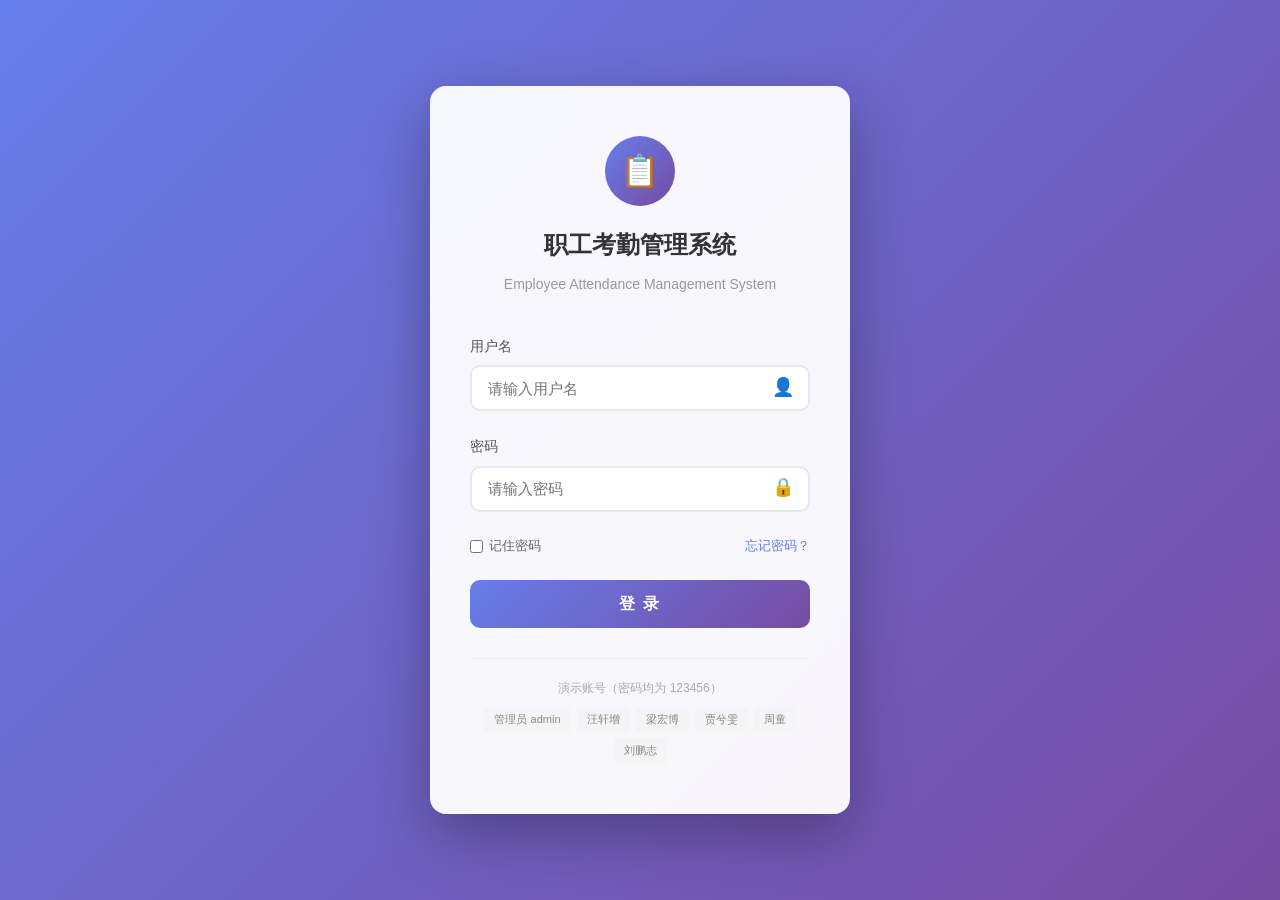
<file: src/main/resources/static/index.html>
<!DOCTYPE html>
<html lang="zh-CN">
<head>
    <meta charset="UTF-8">
    <meta http-equiv="refresh" content="0;url=login.html">
    <title>职工考勤管理系统</title>
</head>
<body>
    <p>正在跳转到登录页面...</p>
</body>
</html>
</file>
<file: src/main/resources/static/css/style.css>
/* ============================================
 * 职工考勤管理系统 - 全局样式
 * @author 周童
 * ============================================ */

* {
    margin: 0;
    padding: 0;
    box-sizing: border-box;
}

body {
    font-family: 'Microsoft YaHei', 'PingFang SC', -apple-system, BlinkMacSystemFont, sans-serif;
    background: #f0f2f5;
    color: #333;
    font-size: 14px;
    line-height: 1.6;
}

/* ========== 布局 ========== */
.main-wrapper {
    display: flex;
    min-height: 100vh;
}

/* ========== 侧边栏 ========== */
.sidebar {
    width: 240px;
    background: linear-gradient(180deg, #1a1a2e 0%, #16213e 50%, #0f3460 100%);
    color: white;
    position: fixed;
    top: 0;
    left: 0;
    height: 100vh;
    overflow-y: auto;
    z-index: 100;
    transition: width 0.3s;
}

.sidebar-header {
    padding: 24px 20px;
    text-align: center;
    border-bottom: 1px solid rgba(255,255,255,0.1);
}

.sidebar-header .logo-text {
    font-size: 18px;
    font-weight: 600;
    letter-spacing: 1px;
}

.sidebar-header .logo-sub {
    font-size: 11px;
    color: rgba(255,255,255,0.5);
    margin-top: 4px;
}

.nav-menu {
    padding: 16px 0;
}

.nav-group {
    margin-bottom: 8px;
}

.nav-group-title {
    padding: 8px 20px;
    font-size: 11px;
    color: rgba(255,255,255,0.4);
    text-transform: uppercase;
    letter-spacing: 1px;
}

.nav-item {
    display: flex;
    align-items: center;
    padding: 12px 20px;
    color: rgba(255,255,255,0.7);
    text-decoration: none;
    transition: all 0.3s;
    cursor: pointer;
    border-left: 3px solid transparent;
}

.nav-item:hover {
    background: rgba(255,255,255,0.08);
    color: white;
}

.nav-item.active {
    background: rgba(255,255,255,0.12);
    color: white;
    border-left-color: #667eea;
}

.nav-item .nav-icon {
    width: 20px;
    margin-right: 12px;
    text-align: center;
    font-size: 16px;
}

.nav-item .nav-text {
    font-size: 14px;
}

/* ========== 主内容区 ========== */
.content-wrapper {
    margin-left: 240px;
    flex: 1;
    min-height: 100vh;
}

/* ========== 顶部栏 ========== */
.topbar {
    height: 60px;
    background: white;
    display: flex;
    align-items: center;
    justify-content: space-between;
    padding: 0 24px;
    box-shadow: 0 1px 4px rgba(0,0,0,0.08);
    position: sticky;
    top: 0;
    z-index: 50;
}

.topbar-left {
    display: flex;
    align-items: center;
    gap: 16px;
}

.topbar-left .breadcrumb {
    color: #666;
    font-size: 14px;
}

.topbar-left .breadcrumb span {
    color: #333;
    font-weight: 500;
}

.topbar-right {
    display: flex;
    align-items: center;
    gap: 20px;
}

.topbar-right .time-display {
    color: #666;
    font-size: 13px;
}

.user-info {
    display: flex;
    align-items: center;
    gap: 8px;
    cursor: pointer;
    padding: 6px 12px;
    border-radius: 8px;
    transition: background 0.2s;
}

.user-info:hover {
    background: #f5f5f5;
}

.user-info .avatar {
    width: 32px;
    height: 32px;
    border-radius: 50%;
    background: linear-gradient(135deg, #667eea, #764ba2);
    display: flex;
    align-items: center;
    justify-content: center;
    color: white;
    font-size: 14px;
    font-weight: 600;
}

.user-info .username {
    font-size: 14px;
    color: #333;
}

.user-info .role-tag {
    font-size: 11px;
    padding: 2px 8px;
    background: #667eea;
    color: white;
    border-radius: 10px;
}

.logout-btn {
    padding: 6px 16px;
    border: 1px solid #ddd;
    border-radius: 6px;
    background: white;
    color: #666;
    cursor: pointer;
    font-size: 13px;
    transition: all 0.2s;
}

.logout-btn:hover {
    border-color: #ff4757;
    color: #ff4757;
}

/* ========== 页面内容 ========== */
.page-content {
    padding: 24px;
}

.page-title {
    font-size: 22px;
    font-weight: 600;
    color: #1a1a2e;
    margin-bottom: 8px;
}

.page-desc {
    color: #999;
    font-size: 13px;
    margin-bottom: 24px;
}

/* ========== 卡片 ========== */
.card {
    background: white;
    border-radius: 12px;
    box-shadow: 0 2px 12px rgba(0,0,0,0.04);
    margin-bottom: 24px;
    overflow: hidden;
}

.card-header {
    padding: 16px 24px;
    border-bottom: 1px solid #f0f0f0;
    display: flex;
    align-items: center;
    justify-content: space-between;
}

.card-header h3 {
    font-size: 16px;
    font-weight: 600;
    color: #333;
}

.card-body {
    padding: 24px;
}

/* ========== 统计卡片 ========== */
.stats-grid {
    display: grid;
    grid-template-columns: repeat(auto-fit, minmax(200px, 1fr));
    gap: 20px;
    margin-bottom: 24px;
}

.stat-card {
    background: white;
    border-radius: 12px;
    padding: 24px;
    box-shadow: 0 2px 12px rgba(0,0,0,0.04);
    display: flex;
    align-items: center;
    gap: 16px;
    transition: transform 0.2s, box-shadow 0.2s;
}

.stat-card:hover {
    transform: translateY(-2px);
    box-shadow: 0 8px 25px rgba(0,0,0,0.08);
}

.stat-card .stat-icon {
    width: 56px;
    height: 56px;
    border-radius: 12px;
    display: flex;
    align-items: center;
    justify-content: center;
    font-size: 28px;
}

.stat-card .stat-icon.blue { background: #e8f4fd; }
.stat-card .stat-icon.green { background: #e8f8e8; }
.stat-card .stat-icon.orange { background: #fff3e0; }
.stat-card .stat-icon.red { background: #fde8e8; }
.stat-card .stat-icon.purple { background: #f0e8fd; }

.stat-card .stat-info h4 {
    font-size: 28px;
    font-weight: 700;
    color: #1a1a2e;
}

.stat-card .stat-info p {
    font-size: 13px;
    color: #999;
    margin-top: 2px;
}

/* ========== 表格 ========== */
.table-container {
    overflow-x: auto;
}

table {
    width: 100%;
    border-collapse: collapse;
}

table thead th {
    background: #fafafa;
    padding: 14px 16px;
    text-align: left;
    font-weight: 600;
    color: #555;
    font-size: 13px;
    border-bottom: 2px solid #f0f0f0;
    white-space: nowrap;
}

table tbody td {
    padding: 14px 16px;
    border-bottom: 1px solid #f5f5f5;
    color: #333;
}

table tbody tr:hover {
    background: #fafafa;
}

table tbody tr:last-child td {
    border-bottom: none;
}

/* ========== 状态标签 ========== */
.status-tag {
    display: inline-block;
    padding: 4px 12px;
    border-radius: 20px;
    font-size: 12px;
    font-weight: 500;
}

.status-success { background: #e8f8e8; color: #27ae60; }
.status-warning { background: #fff3e0; color: #f39c12; }
.status-danger { background: #fde8e8; color: #e74c3c; }
.status-default { background: #f0f0f0; color: #999; }
.status-info { background: #e8f4fd; color: #3498db; }

/* ========== 按钮 ========== */
.btn {
    padding: 8px 20px;
    border-radius: 8px;
    border: none;
    font-size: 13px;
    font-weight: 500;
    cursor: pointer;
    transition: all 0.2s;
    display: inline-flex;
    align-items: center;
    gap: 6px;
}

.btn-primary {
    background: linear-gradient(135deg, #667eea, #764ba2);
    color: white;
}

.btn-primary:hover {
    box-shadow: 0 4px 15px rgba(102, 126, 234, 0.4);
    transform: translateY(-1px);
}

.btn-success {
    background: #27ae60;
    color: white;
}

.btn-success:hover {
    background: #219a52;
}

.btn-warning {
    background: #f39c12;
    color: white;
}

.btn-warning:hover {
    background: #e67e22;
}

.btn-danger {
    background: #e74c3c;
    color: white;
}

.btn-danger:hover {
    background: #c0392b;
}

.btn-outline {
    background: white;
    border: 1px solid #ddd;
    color: #666;
}

.btn-outline:hover {
    border-color: #667eea;
    color: #667eea;
}

.btn-sm {
    padding: 5px 12px;
    font-size: 12px;
}

.btn-group {
    display: flex;
    gap: 8px;
}

/* ========== 表单 ========== */
.form-row {
    display: flex;
    gap: 20px;
    margin-bottom: 20px;
}

.form-item {
    flex: 1;
}

.form-item label {
    display: block;
    margin-bottom: 6px;
    font-weight: 500;
    color: #555;
    font-size: 13px;
}

.form-item label .required {
    color: #e74c3c;
    margin-left: 2px;
}

.form-item input,
.form-item select,
.form-item textarea {
    width: 100%;
    height: 40px;
    border: 1px solid #ddd;
    border-radius: 8px;
    padding: 0 12px;
    font-size: 14px;
    color: #333;
    outline: none;
    transition: border-color 0.2s;
}

.form-item textarea {
    height: 100px;
    padding: 10px 12px;
    resize: vertical;
}

.form-item input:focus,
.form-item select:focus,
.form-item textarea:focus {
    border-color: #667eea;
    box-shadow: 0 0 0 3px rgba(102, 126, 234, 0.1);
}

/* ========== 搜索栏 ========== */
.search-bar {
    display: flex;
    gap: 12px;
    margin-bottom: 20px;
    flex-wrap: wrap;
    align-items: flex-end;
}

.search-bar .search-item {
    display: flex;
    flex-direction: column;
    gap: 4px;
}

.search-bar .search-item label {
    font-size: 12px;
    color: #888;
}

.search-bar input,
.search-bar select {
    height: 36px;
    border: 1px solid #ddd;
    border-radius: 8px;
    padding: 0 12px;
    font-size: 13px;
    outline: none;
}

.search-bar input:focus,
.search-bar select:focus {
    border-color: #667eea;
}

/* ========== 模态框 ========== */
.modal-overlay {
    position: fixed;
    top: 0;
    left: 0;
    width: 100%;
    height: 100%;
    background: rgba(0,0,0,0.5);
    display: none;
    align-items: center;
    justify-content: center;
    z-index: 1000;
}

.modal-overlay.show {
    display: flex;
}

.modal {
    background: white;
    border-radius: 16px;
    width: 600px;
    max-width: 90%;
    max-height: 80vh;
    overflow-y: auto;
    box-shadow: 0 20px 60px rgba(0,0,0,0.3);
}

.modal-header {
    padding: 20px 24px;
    border-bottom: 1px solid #f0f0f0;
    display: flex;
    align-items: center;
    justify-content: space-between;
}

.modal-header h3 {
    font-size: 18px;
    font-weight: 600;
}

.modal-close {
    width: 32px;
    height: 32px;
    border: none;
    background: #f5f5f5;
    border-radius: 50%;
    cursor: pointer;
    font-size: 18px;
    display: flex;
    align-items: center;
    justify-content: center;
    color: #999;
    transition: all 0.2s;
}

.modal-close:hover {
    background: #e74c3c;
    color: white;
}

.modal-body {
    padding: 24px;
}

.modal-footer {
    padding: 16px 24px;
    border-top: 1px solid #f0f0f0;
    display: flex;
    justify-content: flex-end;
    gap: 12px;
}

/* ========== 打卡按钮 ========== */
.clock-container {
    display: flex;
    gap: 24px;
    justify-content: center;
    padding: 40px 0;
}

.clock-btn {
    width: 160px;
    height: 160px;
    border-radius: 50%;
    border: none;
    font-size: 18px;
    font-weight: 600;
    cursor: pointer;
    transition: all 0.3s;
    display: flex;
    flex-direction: column;
    align-items: center;
    justify-content: center;
    gap: 8px;
    color: white;
}

.clock-btn.clock-in {
    background: linear-gradient(135deg, #27ae60, #2ecc71);
    box-shadow: 0 8px 30px rgba(39, 174, 96, 0.3);
}

.clock-btn.clock-in:hover {
    transform: scale(1.05);
    box-shadow: 0 12px 40px rgba(39, 174, 96, 0.4);
}

.clock-btn.clock-out {
    background: linear-gradient(135deg, #e67e22, #f39c12);
    box-shadow: 0 8px 30px rgba(230, 126, 34, 0.3);
}

.clock-btn.clock-out:hover {
    transform: scale(1.05);
    box-shadow: 0 12px 40px rgba(230, 126, 34, 0.4);
}

.clock-btn .clock-icon {
    font-size: 40px;
}

.clock-btn:disabled {
    opacity: 0.5;
    cursor: not-allowed;
    transform: none !important;
}

.clock-status {
    text-align: center;
    margin-top: 16px;
    font-size: 14px;
    color: #666;
}

/* ========== 消息提示 ========== */
.message-toast {
    position: fixed;
    top: 20px;
    left: 50%;
    transform: translateX(-50%) translateY(-100px);
    padding: 12px 24px;
    border-radius: 8px;
    font-size: 14px;
    z-index: 9999;
    transition: transform 0.3s ease;
    box-shadow: 0 4px 20px rgba(0,0,0,0.15);
}

.message-toast.show {
    transform: translateX(-50%) translateY(0);
}

.message-info { background: #3498db; color: white; }
.message-success { background: #27ae60; color: white; }
.message-warning { background: #f39c12; color: white; }
.message-error { background: #e74c3c; color: white; }

/* ========== 公告列表 ========== */
.announce-list {
    list-style: none;
}

.announce-item {
    padding: 16px 0;
    border-bottom: 1px solid #f0f0f0;
    display: flex;
    align-items: flex-start;
    gap: 12px;
    cursor: pointer;
    transition: background 0.2s;
}

.announce-item:hover {
    background: #fafafa;
    margin: 0 -24px;
    padding: 16px 24px;
}

.announce-item:last-child {
    border-bottom: none;
}

.announce-item .type-badge {
    padding: 4px 10px;
    border-radius: 4px;
    font-size: 12px;
    font-weight: 500;
    white-space: nowrap;
}

.type-badge.type-notice { background: #e8f4fd; color: #3498db; }
.type-badge.type-announce { background: #fff3e0; color: #f39c12; }
.type-badge.type-policy { background: #fde8e8; color: #e74c3c; }

.announce-item .announce-content {
    flex: 1;
}

.announce-item .announce-title {
    font-weight: 500;
    color: #333;
    margin-bottom: 4px;
}

.announce-item .announce-meta {
    font-size: 12px;
    color: #999;
}

.announce-item .top-tag {
    font-size: 11px;
    padding: 2px 6px;
    background: #e74c3c;
    color: white;
    border-radius: 3px;
}

/* ========== 空状态 ========== */
.empty-state {
    text-align: center;
    padding: 60px 0;
    color: #ccc;
}

.empty-state .empty-icon {
    font-size: 60px;
    margin-bottom: 16px;
}

.empty-state p {
    font-size: 14px;
}

/* ========== 响应式 ========== */
@media (max-width: 768px) {
    .sidebar {
        width: 60px;
    }
    .sidebar-header .logo-text,
    .sidebar-header .logo-sub,
    .nav-group-title,
    .nav-item .nav-text {
        display: none;
    }
    .content-wrapper {
        margin-left: 60px;
    }
    .stats-grid {
        grid-template-columns: repeat(2, 1fr);
    }
    .form-row {
        flex-direction: column;
    }
}
</file>
<file: src/main/webapp/static/css/style.css>
/* ============================================
 * 职工考勤管理系统 - 全局样式
 * @author 周童
 * ============================================ */

* {
    margin: 0;
    padding: 0;
    box-sizing: border-box;
}

body {
    font-family: 'Microsoft YaHei', 'PingFang SC', -apple-system, BlinkMacSystemFont, sans-serif;
    background: #f0f2f5;
    color: #333;
    font-size: 14px;
    line-height: 1.6;
}

/* ========== 布局 ========== */
.main-wrapper {
    display: flex;
    min-height: 100vh;
}

/* ========== 侧边栏 ========== */
.sidebar {
    width: 240px;
    background: linear-gradient(180deg, #1a1a2e 0%, #16213e 50%, #0f3460 100%);
    color: white;
    position: fixed;
    top: 0;
    left: 0;
    height: 100vh;
    overflow-y: auto;
    z-index: 100;
    transition: width 0.3s;
}

.sidebar-header {
    padding: 24px 20px;
    text-align: center;
    border-bottom: 1px solid rgba(255,255,255,0.1);
}

.sidebar-header .logo-text {
    font-size: 18px;
    font-weight: 600;
    letter-spacing: 1px;
}

.sidebar-header .logo-sub {
    font-size: 11px;
    color: rgba(255,255,255,0.5);
    margin-top: 4px;
}

.nav-menu {
    padding: 16px 0;
}

.nav-group {
    margin-bottom: 8px;
}

.nav-group-title {
    padding: 8px 20px;
    font-size: 11px;
    color: rgba(255,255,255,0.4);
    text-transform: uppercase;
    letter-spacing: 1px;
}

.nav-item {
    display: flex;
    align-items: center;
    padding: 12px 20px;
    color: rgba(255,255,255,0.7);
    text-decoration: none;
    transition: all 0.3s;
    cursor: pointer;
    border-left: 3px solid transparent;
}

.nav-item:hover {
    background: rgba(255,255,255,0.08);
    color: white;
}

.nav-item.active {
    background: rgba(255,255,255,0.12);
    color: white;
    border-left-color: #667eea;
}

.nav-item .nav-icon {
    width: 20px;
    margin-right: 12px;
    text-align: center;
    font-size: 16px;
}

.nav-item .nav-text {
    font-size: 14px;
}

/* ========== 主内容区 ========== */
.content-wrapper {
    margin-left: 240px;
    flex: 1;
    min-height: 100vh;
}

/* ========== 顶部栏 ========== */
.topbar {
    height: 60px;
    background: white;
    display: flex;
    align-items: center;
    justify-content: space-between;
    padding: 0 24px;
    box-shadow: 0 1px 4px rgba(0,0,0,0.08);
    position: sticky;
    top: 0;
    z-index: 50;
}

.topbar-left {
    display: flex;
    align-items: center;
    gap: 16px;
}

.topbar-left .breadcrumb {
    color: #666;
    font-size: 14px;
}

.topbar-left .breadcrumb span {
    color: #333;
    font-weight: 500;
}

.topbar-right {
    display: flex;
    align-items: center;
    gap: 20px;
}

.topbar-right .time-display {
    color: #666;
    font-size: 13px;
}

.user-info {
    display: flex;
    align-items: center;
    gap: 8px;
    cursor: pointer;
    padding: 6px 12px;
    border-radius: 8px;
    transition: background 0.2s;
}

.user-info:hover {
    background: #f5f5f5;
}

.user-info .avatar {
    width: 32px;
    height: 32px;
    border-radius: 50%;
    background: linear-gradient(135deg, #667eea, #764ba2);
    display: flex;
    align-items: center;
    justify-content: center;
    color: white;
    font-size: 14px;
    font-weight: 600;
}

.user-info .username {
    font-size: 14px;
    color: #333;
}

.user-info .role-tag {
    font-size: 11px;
    padding: 2px 8px;
    background: #667eea;
    color: white;
    border-radius: 10px;
}

.logout-btn {
    padding: 6px 16px;
    border: 1px solid #ddd;
    border-radius: 6px;
    background: white;
    color: #666;
    cursor: pointer;
    font-size: 13px;
    transition: all 0.2s;
}

.logout-btn:hover {
    border-color: #ff4757;
    color: #ff4757;
}

/* ========== 页面内容 ========== */
.page-content {
    padding: 24px;
}

.page-title {
    font-size: 22px;
    font-weight: 600;
    color: #1a1a2e;
    margin-bottom: 8px;
}

.page-desc {
    color: #999;
    font-size: 13px;
    margin-bottom: 24px;
}

/* ========== 卡片 ========== */
.card {
    background: white;
    border-radius: 12px;
    box-shadow: 0 2px 12px rgba(0,0,0,0.04);
    margin-bottom: 24px;
    overflow: hidden;
}

.card-header {
    padding: 16px 24px;
    border-bottom: 1px solid #f0f0f0;
    display: flex;
    align-items: center;
    justify-content: space-between;
}

.card-header h3 {
    font-size: 16px;
    font-weight: 600;
    color: #333;
}

.card-body {
    padding: 24px;
}

/* ========== 统计卡片 ========== */
.stats-grid {
    display: grid;
    grid-template-columns: repeat(auto-fit, minmax(200px, 1fr));
    gap: 20px;
    margin-bottom: 24px;
}

.stat-card {
    background: white;
    border-radius: 12px;
    padding: 24px;
    box-shadow: 0 2px 12px rgba(0,0,0,0.04);
    display: flex;
    align-items: center;
    gap: 16px;
    transition: transform 0.2s, box-shadow 0.2s;
}

.stat-card:hover {
    transform: translateY(-2px);
    box-shadow: 0 8px 25px rgba(0,0,0,0.08);
}

.stat-card .stat-icon {
    width: 56px;
    height: 56px;
    border-radius: 12px;
    display: flex;
    align-items: center;
    justify-content: center;
    font-size: 28px;
}

.stat-card .stat-icon.blue { background: #e8f4fd; }
.stat-card .stat-icon.green { background: #e8f8e8; }
.stat-card .stat-icon.orange { background: #fff3e0; }
.stat-card .stat-icon.red { background: #fde8e8; }
.stat-card .stat-icon.purple { background: #f0e8fd; }

.stat-card .stat-info h4 {
    font-size: 28px;
    font-weight: 700;
    color: #1a1a2e;
}

.stat-card .stat-info p {
    font-size: 13px;
    color: #999;
    margin-top: 2px;
}

/* ========== 表格 ========== */
.table-container {
    overflow-x: auto;
}

table {
    width: 100%;
    border-collapse: collapse;
}

table thead th {
    background: #fafafa;
    padding: 14px 16px;
    text-align: left;
    font-weight: 600;
    color: #555;
    font-size: 13px;
    border-bottom: 2px solid #f0f0f0;
    white-space: nowrap;
}

table tbody td {
    padding: 14px 16px;
    border-bottom: 1px solid #f5f5f5;
    color: #333;
}

table tbody tr:hover {
    background: #fafafa;
}

table tbody tr:last-child td {
    border-bottom: none;
}

/* ========== 状态标签 ========== */
.status-tag {
    display: inline-block;
    padding: 4px 12px;
    border-radius: 20px;
    font-size: 12px;
    font-weight: 500;
}

.status-success { background: #e8f8e8; color: #27ae60; }
.status-warning { background: #fff3e0; color: #f39c12; }
.status-danger { background: #fde8e8; color: #e74c3c; }
.status-default { background: #f0f0f0; color: #999; }
.status-info { background: #e8f4fd; color: #3498db; }

/* ========== 按钮 ========== */
.btn {
    padding: 8px 20px;
    border-radius: 8px;
    border: none;
    font-size: 13px;
    font-weight: 500;
    cursor: pointer;
    transition: all 0.2s;
    display: inline-flex;
    align-items: center;
    gap: 6px;
}

.btn-primary {
    background: linear-gradient(135deg, #667eea, #764ba2);
    color: white;
}

.btn-primary:hover {
    box-shadow: 0 4px 15px rgba(102, 126, 234, 0.4);
    transform: translateY(-1px);
}

.btn-success {
    background: #27ae60;
    color: white;
}

.btn-success:hover {
    background: #219a52;
}

.btn-warning {
    background: #f39c12;
    color: white;
}

.btn-warning:hover {
    background: #e67e22;
}

.btn-danger {
    background: #e74c3c;
    color: white;
}

.btn-danger:hover {
    background: #c0392b;
}

.btn-outline {
    background: white;
    border: 1px solid #ddd;
    color: #666;
}

.btn-outline:hover {
    border-color: #667eea;
    color: #667eea;
}

.btn-sm {
    padding: 5px 12px;
    font-size: 12px;
}

.btn-group {
    display: flex;
    gap: 8px;
}

/* ========== 表单 ========== */
.form-row {
    display: flex;
    gap: 20px;
    margin-bottom: 20px;
}

.form-item {
    flex: 1;
}

.form-item label {
    display: block;
    margin-bottom: 6px;
    font-weight: 500;
    color: #555;
    font-size: 13px;
}

.form-item label .required {
    color: #e74c3c;
    margin-left: 2px;
}

.form-item input,
.form-item select,
.form-item textarea {
    width: 100%;
    height: 40px;
    border: 1px solid #ddd;
    border-radius: 8px;
    padding: 0 12px;
    font-size: 14px;
    color: #333;
    outline: none;
    transition: border-color 0.2s;
}

.form-item textarea {
    height: 100px;
    padding: 10px 12px;
    resize: vertical;
}

.form-item input:focus,
.form-item select:focus,
.form-item textarea:focus {
    border-color: #667eea;
    box-shadow: 0 0 0 3px rgba(102, 126, 234, 0.1);
}

/* ========== 搜索栏 ========== */
.search-bar {
    display: flex;
    gap: 12px;
    margin-bottom: 20px;
    flex-wrap: wrap;
    align-items: flex-end;
}

.search-bar .search-item {
    display: flex;
    flex-direction: column;
    gap: 4px;
}

.search-bar .search-item label {
    font-size: 12px;
    color: #888;
}

.search-bar input,
.search-bar select {
    height: 36px;
    border: 1px solid #ddd;
    border-radius: 8px;
    padding: 0 12px;
    font-size: 13px;
    outline: none;
}

.search-bar input:focus,
.search-bar select:focus {
    border-color: #667eea;
}

/* ========== 模态框 ========== */
.modal-overlay {
    position: fixed;
    top: 0;
    left: 0;
    width: 100%;
    height: 100%;
    background: rgba(0,0,0,0.5);
    display: none;
    align-items: center;
    justify-content: center;
    z-index: 1000;
}

.modal-overlay.show {
    display: flex;
}

.modal {
    background: white;
    border-radius: 16px;
    width: 600px;
    max-width: 90%;
    max-height: 80vh;
    overflow-y: auto;
    box-shadow: 0 20px 60px rgba(0,0,0,0.3);
}

.modal-header {
    padding: 20px 24px;
    border-bottom: 1px solid #f0f0f0;
    display: flex;
    align-items: center;
    justify-content: space-between;
}

.modal-header h3 {
    font-size: 18px;
    font-weight: 600;
}

.modal-close {
    width: 32px;
    height: 32px;
    border: none;
    background: #f5f5f5;
    border-radius: 50%;
    cursor: pointer;
    font-size: 18px;
    display: flex;
    align-items: center;
    justify-content: center;
    color: #999;
    transition: all 0.2s;
}

.modal-close:hover {
    background: #e74c3c;
    color: white;
}

.modal-body {
    padding: 24px;
}

.modal-footer {
    padding: 16px 24px;
    border-top: 1px solid #f0f0f0;
    display: flex;
    justify-content: flex-end;
    gap: 12px;
}

/* ========== 打卡按钮 ========== */
.clock-container {
    display: flex;
    gap: 24px;
    justify-content: center;
    padding: 40px 0;
}

.clock-btn {
    width: 160px;
    height: 160px;
    border-radius: 50%;
    border: none;
    font-size: 18px;
    font-weight: 600;
    cursor: pointer;
    transition: all 0.3s;
    display: flex;
    flex-direction: column;
    align-items: center;
    justify-content: center;
    gap: 8px;
    color: white;
}

.clock-btn.clock-in {
    background: linear-gradient(135deg, #27ae60, #2ecc71);
    box-shadow: 0 8px 30px rgba(39, 174, 96, 0.3);
}

.clock-btn.clock-in:hover {
    transform: scale(1.05);
    box-shadow: 0 12px 40px rgba(39, 174, 96, 0.4);
}

.clock-btn.clock-out {
    background: linear-gradient(135deg, #e67e22, #f39c12);
    box-shadow: 0 8px 30px rgba(230, 126, 34, 0.3);
}

.clock-btn.clock-out:hover {
    transform: scale(1.05);
    box-shadow: 0 12px 40px rgba(230, 126, 34, 0.4);
}

.clock-btn .clock-icon {
    font-size: 40px;
}

.clock-btn:disabled {
    opacity: 0.5;
    cursor: not-allowed;
    transform: none !important;
}

.clock-status {
    text-align: center;
    margin-top: 16px;
    font-size: 14px;
    color: #666;
}

/* ========== 消息提示 ========== */
.message-toast {
    position: fixed;
    top: 20px;
    left: 50%;
    transform: translateX(-50%) translateY(-100px);
    padding: 12px 24px;
    border-radius: 8px;
    font-size: 14px;
    z-index: 9999;
    transition: transform 0.3s ease;
    box-shadow: 0 4px 20px rgba(0,0,0,0.15);
}

.message-toast.show {
    transform: translateX(-50%) translateY(0);
}

.message-info { background: #3498db; color: white; }
.message-success { background: #27ae60; color: white; }
.message-warning { background: #f39c12; color: white; }
.message-error { background: #e74c3c; color: white; }

/* ========== 公告列表 ========== */
.announce-list {
    list-style: none;
}

.announce-item {
    padding: 16px 0;
    border-bottom: 1px solid #f0f0f0;
    display: flex;
    align-items: flex-start;
    gap: 12px;
    cursor: pointer;
    transition: background 0.2s;
}

.announce-item:hover {
    background: #fafafa;
    margin: 0 -24px;
    padding: 16px 24px;
}

.announce-item:last-child {
    border-bottom: none;
}

.announce-item .type-badge {
    padding: 4px 10px;
    border-radius: 4px;
    font-size: 12px;
    font-weight: 500;
    white-space: nowrap;
}

.type-badge.type-notice { background: #e8f4fd; color: #3498db; }
.type-badge.type-announce { background: #fff3e0; color: #f39c12; }
.type-badge.type-policy { background: #fde8e8; color: #e74c3c; }

.announce-item .announce-content {
    flex: 1;
}

.announce-item .announce-title {
    font-weight: 500;
    color: #333;
    margin-bottom: 4px;
}

.announce-item .announce-meta {
    font-size: 12px;
    color: #999;
}

.announce-item .top-tag {
    font-size: 11px;
    padding: 2px 6px;
    background: #e74c3c;
    color: white;
    border-radius: 3px;
}

/* ========== 空状态 ========== */
.empty-state {
    text-align: center;
    padding: 60px 0;
    color: #ccc;
}

.empty-state .empty-icon {
    font-size: 60px;
    margin-bottom: 16px;
}

.empty-state p {
    font-size: 14px;
}

/* ========== 响应式 ========== */
@media (max-width: 768px) {
    .sidebar {
        width: 60px;
    }
    .sidebar-header .logo-text,
    .sidebar-header .logo-sub,
    .nav-group-title,
    .nav-item .nav-text {
        display: none;
    }
    .content-wrapper {
        margin-left: 60px;
    }
    .stats-grid {
        grid-template-columns: repeat(2, 1fr);
    }
    .form-row {
        flex-direction: column;
    }
}
</file>
